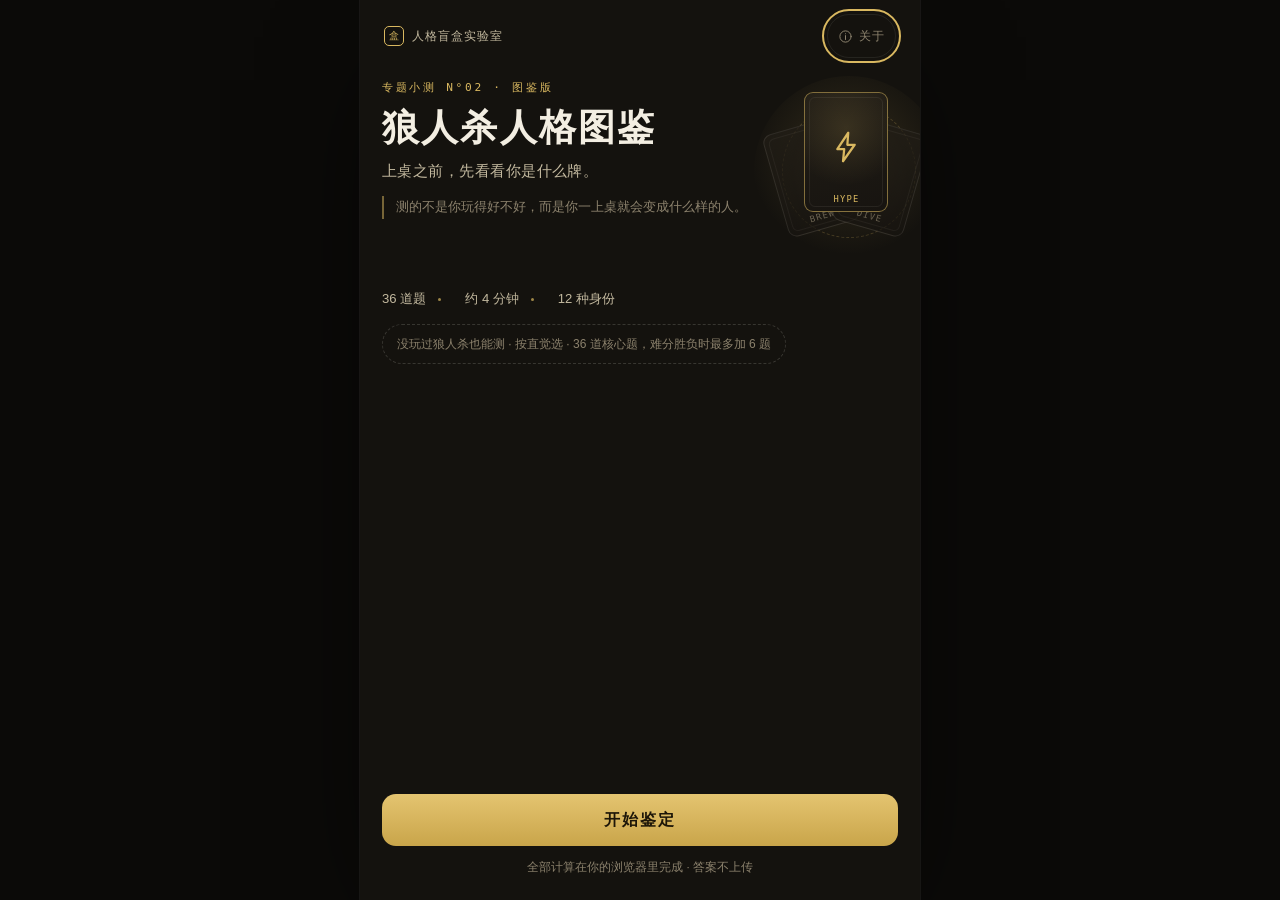
<file: index.html>
<!DOCTYPE html>
<html lang="zh-CN">
<head>
<meta charset="UTF-8">
<meta name="viewport" content="width=device-width, initial-scale=1, viewport-fit=cover">
<title>狼人杀人格图鉴 · 你上桌，是哪一种身份？</title>
<meta name="description" content="36 道核心题，难分胜负时最多加 6 道校准题，约 4 分钟测出你在牌桌上的身份人格：悍跳狼、倒钩狼、深水狼、预言家、守卫、整活玩家……没玩过狼人杀也能测。">
<meta name="theme-color" content="#14120E">
<meta property="og:title" content="狼人杀人格图鉴 · 你上桌，是哪一种身份？">
<meta property="og:description" content="36 道核心题 + 最多 6 道校准题，约 4 分钟，12 种身份。没玩过狼人杀也能测。">
<meta property="og:image" content="https://8-321.github.io/werewolf-persona/og.png">
<meta property="og:url" content="https://8-321.github.io/werewolf-persona/">
<meta name="twitter:card" content="summary_large_image">
<meta property="og:type" content="website">
<link rel="icon" href="data:image/svg+xml,%3Csvg xmlns='http://www.w3.org/2000/svg' viewBox='0 0 24 24'%3E%3Crect width='24' height='24' rx='5' fill='%2314120E'/%3E%3Cpath d='M13.5 2.5 6.2 13.4h4.6L10 21.5l7.8-11h-4.9l.6-8z' fill='none' stroke='%23D9B860' stroke-width='1.5'/%3E%3C/svg%3E">
<link rel="stylesheet" href="style.css">
</head>
<body>
<div id="app">

  <!-- ============ 01 封面 ============ -->
  <section class="screen cover active" id="screen-cover">
    <div class="wrap-pad">
      <div class="brand">
        <span class="l"><span class="mark" aria-hidden="true">盒</span><span id="cBrand">人格盲盒实验室</span></span>
        <button class="about-btn" type="button" id="btnAbout" data-act="about" aria-haspopup="dialog">
          <svg viewBox="0 0 24 24" aria-hidden="true"><circle cx="12" cy="12" r="9"/><path d="M12 10.6v6.2M12 7.6v.1"/></svg>
          <span>关于</span>
        </button>
      </div>

      <div class="cover-grid">
        <div class="cover-main">
          <div class="eyebrow" id="cEyebrow"></div>
          <h1 id="cTitle"></h1>
          <p class="sub" id="cSub"></p>
          <p class="lede" id="cLede"></p>
        </div>
        <div class="cover-side" aria-hidden="true">
          <div class="fan">
            <div class="moon"></div>
            <div class="fc f1"><span class="emb" id="fcBrew"></span><span class="nb">BREW</span></div>
            <div class="fc f3"><span class="emb" id="fcDive"></span><span class="nb">DIVE</span></div>
            <div class="fc f2"><span class="emb" id="fcHype"></span><span class="nb">HYPE</span></div>
          </div>
        </div>
      </div>

      <ul class="metas" id="cMetas"></ul>
      <p class="hint" id="cHint"></p>
      <div class="cta" id="cCta"></div>
      <p class="cnt" id="cCount"></p>
    </div>
  </section>

  <!-- ============ 02 答题（核心 36 + 校准 6） ============ -->
  <section class="screen" id="screen-quiz">
    <div class="wrap-pad">
      <header class="qhead">
        <button class="icirc" type="button" id="btnBack" data-act="back" aria-label="上一题">
          <svg viewBox="0 0 24 24" aria-hidden="true"><path d="M14.5 5.5 8 12l6.5 6.5"/></svg>
        </button>
        <div class="qmeta">
          <span class="qch" id="qChapter"></span>
          <span class="qnum"><b id="qNow">01</b><span class="slash">/</span><span id="qTotal">36</span></span>
        </div>
      </header>
      <div class="prog" id="progBar" role="progressbar" aria-valuemin="0" aria-valuemax="36" aria-valuenow="1" aria-label="答题进度"><i id="progFill"></i></div>
      <p class="sr" id="qLive" aria-live="polite" role="status"></p>
      <div id="qbox"></div>
      <footer class="qfoot"><span class="tip" id="qTip"></span></footer>
    </div>
  </section>

  <!-- ============ 03 章节过场 ============ -->
  <section class="screen" id="screen-chapter" data-act="ch-skip">
    <div class="chapter-card">
      <div class="ch-no" id="chNo"></div>
      <h2 id="chName"></h2>
      <p id="chDesc"></p>
      <button class="ch-skip" type="button" data-act="ch-skip">跳过</button>
    </div>
  </section>

  <!-- ============ 04 校准引导页 ============ -->
  <section class="screen" id="screen-calib">
    <div class="calib-card">
      <div class="calib-tag" id="calibKicker"></div>
      <h2 id="calibTitle"></h2>
      <p class="calib-lead" id="calibIntro"></p>
      <p class="calib-note" id="calibNote"></p>
      <button class="btn gold" type="button" id="calibStart" data-act="calib-start">开始加赛</button>
    </div>
  </section>

  <!-- ============ 05 生成中 ============ -->
  <section class="screen" id="screen-reveal">
    <div class="gen">
      <div class="halo"></div>
      <div class="gc"><span class="ring"></span><span class="emb" id="genEmb"></span></div>
      <h2 id="genTitle"></h2>
      <div class="rotor" id="rotor"></div>
    </div>
  </section>

  <!-- ============ 06 结果页 ============ -->
  <section class="screen" id="screen-result">
    <div class="wrap-pad">
      <div class="rhead sb" style="--l:0ms;--d:340ms">
        <button class="icirc" type="button" id="rBack" data-act="home" aria-label="返回封面">
          <svg viewBox="0 0 24 24" aria-hidden="true"><path d="M14.5 5.5 8 12l6.5 6.5"/></svg>
        </button>
        <button class="icirc gold" type="button" id="rShare" data-act="share" aria-label="分享">
          <svg viewBox="0 0 24 24" aria-hidden="true"><path d="M12 15.5V4.2M8.2 7.8 12 4l3.8 3.8M5.5 13.5v5.3h13v-5.3"/></svg>
        </button>
      </div>
      <div class="eyebrow2 sb" style="--l:70ms;--d:300ms" id="rEyebrow"></div>

      <div class="idcard sb" style="--l:110ms;--d:380ms">
        <div class="idtop">
          <div class="badge sb sb-scale" id="badgeWrap" style="--l:170ms;--d:420ms;--e:var(--ease-b)"></div>
          <div class="idname sb" id="rName" style="--l:290ms;--d:320ms"></div>
          <div class="idcode sb" id="rCode" style="--l:370ms;--d:300ms"></div>
          <div class="idmatch sb" id="rMatch" style="--l:440ms;--d:300ms"></div>
          <div class="idtags sb" id="rTags" style="--l:500ms;--d:240ms"></div>
        </div>
      </div>

      <div class="quote sb" id="rQuote" style="--l:580ms;--d:460ms"></div>
      <div class="rar sb" id="rRar" style="--l:680ms;--d:380ms">
        <span class="rk" id="rRank"></span>
        <div class="track"><div class="fill" id="rarFill"></div></div>
        <span class="pc" id="rPct"></span>
      </div>

      <div class="sect">
        <h3 class="sb" id="rWhy" style="--l:780ms;--d:360ms"></h3>
        <div class="sb" id="rParas" style="--l:840ms;--d:400ms"></div>
        <div class="weak sb" id="rWeak" style="--l:940ms;--d:400ms"></div>
      </div>

      <div class="sect">
        <h3 class="sb" id="rDimsTitle" style="--l:1000ms;--d:360ms"></h3>
        <div class="dims sb" id="rDims" style="--l:1020ms;--d:1ms"></div>
        <div class="sb" style="--l:1460ms;--d:1ms"><div class="camp" id="rCamp"></div></div>
        <div class="camplb sb" id="rCampLb" style="--l:1520ms;--d:300ms"></div>
      </div>

      <div class="sect">
        <h3 class="sb" id="rOtherTitle" style="--l:1600ms;--d:360ms"></h3>
        <div class="duo sb" id="rDuo" style="--l:1660ms;--d:340ms"></div>
      </div>

      <div class="sect">
        <h3 class="sb" id="rSocialTitle" style="--l:1740ms;--d:360ms"></h3>
        <div class="social sb" id="rSocial" style="--l:1800ms;--d:340ms"></div>
      </div>

      <div class="sect">
        <h3 class="sb" id="rContrastTitle" style="--l:1880ms;--d:360ms"></h3>
        <div class="contrast sb" id="rContrast" style="--l:1940ms;--d:400ms"></div>
      </div>

      <div class="sect">
        <h3 class="sb" id="rHookTitle" style="--l:2020ms;--d:360ms"></h3>
        <div class="hook sb" id="rHook" style="--l:2080ms;--d:340ms"></div>
      </div>

      <div class="sect">
        <h3 class="sb" id="rCapsTitle" style="--l:2160ms;--d:360ms"></h3>
        <div class="caps sb" id="rCaps" style="--l:2220ms;--d:340ms"></div>
      </div>

      <div class="racts sb" style="--l:2300ms;--d:340ms">
        <button class="btn gold" type="button" id="btnSave" data-act="save">保存结果卡</button>
        <div class="racts-row">
          <button class="btn ghost" type="button" id="btnShare" data-act="share">
            <svg viewBox="0 0 24 24" aria-hidden="true"><path d="M12 15.5V4.2M8.2 7.8 12 4l3.8 3.8M5.5 13.5v5.3h13v-5.3"/></svg>
            <span id="btnShareText">原生分享</span>
          </button>
          <button class="btn ghost" type="button" id="btnCopy" data-act="copy">
            <svg viewBox="0 0 24 24" aria-hidden="true"><path d="M9.6 14.4 14.4 9.6M11.5 6.6l1.9-1.9a3.4 3.4 0 0 1 4.8 4.8l-1.9 1.9M12.5 17.4l-1.9 1.9a3.4 3.4 0 0 1-4.8-4.8l1.9-1.9"/></svg>
            <span>复制链接</span>
          </button>
        </div>
        <button class="btn ghost" type="button" id="btnRetest" data-act="retest">再测一次</button>
        <button class="duo-entry" type="button" id="btnDuo" data-act="duo"></button>
      </div>

      <a class="more sb" id="crossLink" target="_blank" rel="noopener" style="--l:2380ms;--d:340ms"></a>
      <div class="disc sb" id="rDisc" style="--l:2440ms;--d:340ms"></div>
    </div>
  </section>

  <!-- 结果卡弹层 -->
  <div class="overlay" id="overlay" role="dialog" aria-modal="true" aria-label="结果卡预览" hidden>
    <img id="shareImg" alt="我的狼人杀人格结果卡">
    <div class="hint2" id="shareHint"></div>
    <div class="orow">
      <button class="btn gold" type="button" id="overlaySave" data-act="overlay-save">保存图片</button>
      <button class="btn ghost" type="button" id="overlayClose" data-act="overlay-close">返回</button>
    </div>
  </div>

  <!-- 关于 / 免责 -->
  <div class="modal" id="aboutModal" role="dialog" aria-modal="true" aria-labelledby="aboutTitle" hidden>
    <div class="modal-box">
      <h3 id="aboutTitle">关于与免责</h3>
      <div class="modal-body" id="aboutBody"></div>
      <button class="btn ghost" type="button" id="aboutClose" data-act="close-about">关闭</button>
    </div>
  </div>

  <div class="toast" id="toast" role="status" aria-live="polite"></div>
  <canvas id="shareCanvas" aria-hidden="true"></canvas>
</div>

<script src="data.js"></script>
<script src="app.js"></script>
</body>
</html>
</file>
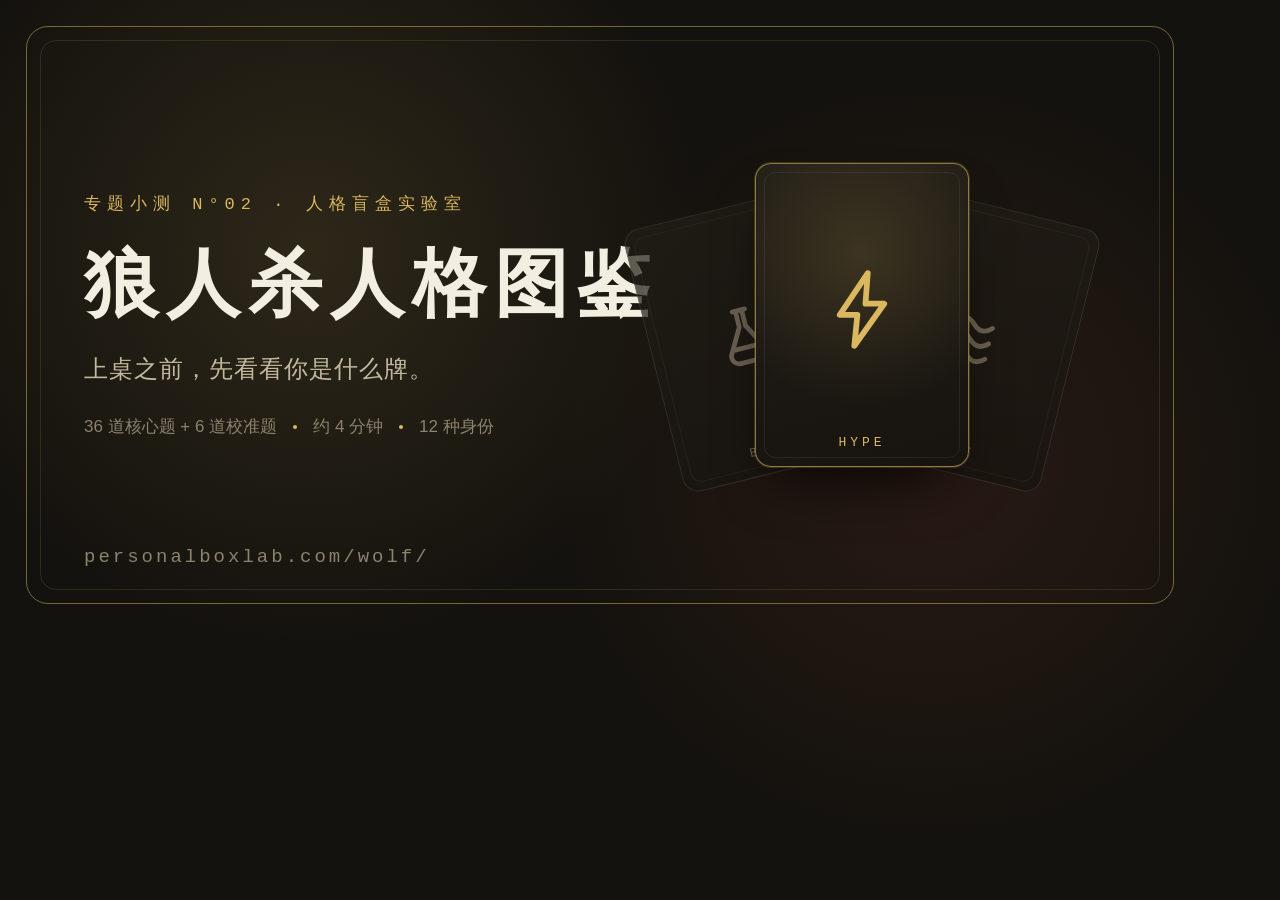
<file: og.html>
<!DOCTYPE html>
<html lang="zh-CN">
<head>
<meta charset="UTF-8">
<style>
  *{margin:0;padding:0;box-sizing:border-box}
  body{width:1200px;height:630px;overflow:hidden;background:#14120E;font-family:"Noto Sans SC",sans-serif;color:#F3EEE2;position:relative}
  .glow{position:absolute;left:-140px;top:-200px;width:900px;height:900px;border-radius:50%;background:radial-gradient(circle,rgba(217,184,96,.13),transparent 62%)}
  .glow2{position:absolute;right:-160px;bottom:-260px;width:860px;height:860px;border-radius:50%;background:radial-gradient(circle,rgba(194,84,62,.12),transparent 62%)}
  .frame{position:absolute;inset:26px;border:1.5px solid rgba(217,184,96,.5);border-radius:22px}
  .frame2{position:absolute;inset:40px;border:1px solid rgba(217,184,96,.14);border-radius:16px}
  .l{position:absolute;left:84px;top:50%;transform:translateY(-50%);width:620px}
  .eyebrow{font-family:ui-monospace,Consolas,monospace;font-size:17px;letter-spacing:6px;color:#D9B860}
  h1{font-family:"Noto Serif SC",serif;font-size:74px;font-weight:700;letter-spacing:8px;margin-top:20px}
  .sub{font-size:24px;color:#C2B89E;margin-top:18px;letter-spacing:1px}
  .metas{display:flex;gap:16px;margin-top:30px;font-size:17px;color:#8C826D}
  .metas i{width:4px;height:4px;border-radius:50%;background:#D9B860;align-self:center}
  .domain{position:absolute;left:84px;bottom:62px;font-family:ui-monospace,Consolas,monospace;font-size:19px;letter-spacing:3px;color:#8C826D}
  .r{position:absolute;right:118px;top:50%;transform:translateY(-50%);width:440px;height:350px}
  .fc{position:absolute;left:50%;top:50%;width:190px;height:270px;margin:-135px 0 0 -95px;border-radius:16px;background:linear-gradient(165deg,#221E17,#171410);border:1px solid rgba(243,238,226,.14)}
  .fc::before{content:"";position:absolute;inset:8px;border-radius:11px;border:1px solid rgba(243,238,226,.07)}
  .fc .emb{position:absolute;left:50%;top:50%;transform:translate(-50%,-56%);width:76px;height:76px}
  .fc .nb{position:absolute;left:50%;bottom:16px;transform:translateX(-50%);font-family:ui-monospace,Consolas,monospace;font-size:13px;letter-spacing:4px;color:#8C826D}
  .f1{transform:translate(-116px,26px) rotate(-14deg);opacity:.7}
  .f3{transform:translate(116px,26px) rotate(14deg);opacity:.7}
  .f2{z-index:3;width:214px;height:304px;margin:-152px 0 0 -107px;border-color:rgba(217,184,96,.6);box-shadow:0 0 0 1px rgba(217,184,96,.2),0 30px 60px -24px rgba(0,0,0,.95)}
  .f2 .emb{width:92px;height:92px}
  .f2 .nb{color:#D9B860}
  .f2::after{content:"";position:absolute;inset:0;border-radius:16px;background:radial-gradient(circle at 50% 30%,rgba(217,184,96,.16),transparent 64%)}
  svg{width:100%;height:100%;display:block}
</style>
</head>
<body>
  <div class="glow"></div><div class="glow2"></div>
  <div class="frame"></div><div class="frame2"></div>
  <div class="l">
    <div class="eyebrow">专题小测 N°02 · 人格盲盒实验室</div>
    <h1>狼人杀人格图鉴</h1>
    <div class="sub">上桌之前，先看看你是什么牌。</div>
    <div class="metas"><span>36 道核心题 + 6 道校准题</span><i></i><span>约 4 分钟</span><i></i><span>12 种身份</span></div>
  </div>
  <div class="domain">personalboxlab.com/wolf/</div>
  <div class="r">
    <div class="fc f1"><span class="emb"><svg viewBox="0 0 24 24" fill="none"><path d="M10 3.5h4M11 3.5v5.2l-4.4 7.8a2.4 2.4 0 0 0 2.1 3.5h6.6a2.4 2.4 0 0 0 2.1-3.5L13 8.7V3.5M8 15.4h8" stroke="#8C826D" stroke-width="1.5" stroke-linecap="round" stroke-linejoin="round"/></svg></span><span class="nb">BREW</span></div>
    <div class="fc f3"><span class="emb"><svg viewBox="0 0 24 24" fill="none"><path d="M3.5 8.5c2-2 4-2 6 0s4 2 6 0M3.5 13.5c2-2 4-2 6 0s4 2 6 0M3.5 18.5c2-2 4-2 6 0s4 2 6 0" stroke="#8C826D" stroke-width="1.5" stroke-linecap="round"/></svg></span><span class="nb">DIVE</span></div>
    <div class="fc f2"><span class="emb"><svg viewBox="0 0 24 24" fill="none"><path d="M13.5 2.5 6.2 13.4h4.6L10 21.5l7.8-11h-4.9l.6-8z" stroke="#D9B860" stroke-width="1.5" stroke-linejoin="round"/></svg></span><span class="nb">HYPE</span></div>
  </div>
</body>
</html>
</file>
<file: style.css>
/* ============================================================
 * 狼人杀人格图鉴 v2.0 · style.css
 * 深空黑 / 古铜金｜零位图｜动效只用 transform 与 opacity
 * 字号以 rem 为主（html font-size:100%），支持系统字号放大
 * ============================================================ */
:root{
  --bg:#14120E; --bg-2:#1C1914; --card:#211D17;
  --ink:#F3EEE2; --ink-2:#C2B89E; --ink-3:#8C826D;
  --gold:#D9B860; --gold-deep:#A8872F;
  --hair:rgba(243,238,226,.08); --hair-2:rgba(243,238,226,.16);
  --red:#C2543E;
  --ease-a:cubic-bezier(0.2,0,0,1); --ease-b:cubic-bezier(0.34,1.56,0.64,1);
  --ease-c:cubic-bezier(0.22,1,0.36,1); --ease-f:cubic-bezier(0.33,1,0.68,1);
  --serif:"Noto Serif SC","Source Han Serif SC","Songti SC","SimSun",serif;
  --sans:"Noto Sans SC","PingFang SC","HarmonyOS Sans SC","Microsoft YaHei",sans-serif;
  --mono:ui-monospace,"SF Mono",Consolas,monospace;
}
*{margin:0;padding:0;box-sizing:border-box;-webkit-font-smoothing:antialiased;-webkit-tap-highlight-color:transparent}
html{font-size:100%}
html,body{height:100%}
body{background:#0B0A08;color:var(--ink);font-family:var(--sans);overflow-x:hidden}
[hidden]{display:none!important}
#app{max-width:560px;margin:0 auto;min-height:100vh;min-height:100dvh;background:var(--bg);position:relative;display:flex;flex-direction:column;overflow:hidden}
@media (min-width:600px){#app{box-shadow:0 0 0 1px rgba(243,238,226,.06),0 40px 120px -40px rgba(0,0,0,.9)}}
.screen{display:none;flex:1;flex-direction:column;position:relative}
.screen.active{display:flex}
.wrap-pad{padding:0 22px;display:flex;flex-direction:column;flex:1}
button{font-family:inherit;color:inherit;background:none;border:none;cursor:pointer;font-size:1rem}
.sr{position:absolute;width:1px;height:1px;overflow:hidden;clip:rect(0 0 0 0);white-space:nowrap}

/* ---------- 焦点可见 ---------- */
:focus{outline:none}
:focus-visible{outline:2px solid var(--gold);outline-offset:3px;border-radius:8px}
.opt:focus-visible{outline-offset:2px}

/* ---------- 通用按钮（触控最小 44px） ---------- */
.btn{display:flex;align-items:center;justify-content:center;gap:8px;min-height:52px;padding:10px 16px;border-radius:14px;
  font-size:1rem;letter-spacing:2px;font-weight:600;user-select:none;width:100%;
  transition:transform 100ms var(--ease-a),opacity 200ms var(--ease-a)}
.btn svg{width:18px;height:18px;flex:none;stroke:currentColor;stroke-width:1.6;fill:none;stroke-linecap:round;stroke-linejoin:round}
.btn:active{transform:scale(.97)}
.btn.gold{background:linear-gradient(180deg,#E4C470,#C9A54A);color:#1D1608}
.btn.ghost{border:1px solid var(--hair-2);color:var(--ink);background:transparent}
.btn[disabled]{opacity:.4;pointer-events:none}
.icirc{width:44px;height:44px;border-radius:50%;border:1px solid var(--hair-2);display:grid;place-items:center;color:var(--ink-2);flex:none;
  transition:transform 100ms var(--ease-a),background 200ms var(--ease-a)}
.icirc svg{width:20px;height:20px;fill:none;stroke:currentColor;stroke-width:1.6;stroke-linecap:round;stroke-linejoin:round}
.icirc.gold{color:var(--gold);border-color:rgba(217,184,96,.4)}
.icirc:active{transform:scale(.92);background:rgba(243,238,226,.06)}
.icirc[disabled]{opacity:.35;pointer-events:none}

/* ---------- 01 封面（杂志图鉴式非对称） ---------- */
.brand{display:flex;align-items:center;justify-content:space-between;padding:14px 2px 0;gap:10px}
.brand .l{display:flex;align-items:center;gap:8px;font-size:.75rem;color:var(--ink-2);letter-spacing:1px}
.brand .mark{width:20px;height:20px;border:1.2px solid var(--gold);border-radius:5px;display:grid;place-items:center;color:var(--gold);font-size:.65rem;font-family:var(--serif)}
.about-btn{display:flex;align-items:center;gap:6px;min-height:44px;padding:0 10px;border:1px solid var(--hair);border-radius:999px;color:var(--ink-3);font-size:.75rem;letter-spacing:1px}
.about-btn svg{width:15px;height:15px;fill:none;stroke:currentColor;stroke-width:1.6;stroke-linecap:round}
.about-btn:active{background:rgba(243,238,226,.05)}

.cover-grid{display:grid;grid-template-columns:1fr 116px;gap:10px;align-items:start;margin-top:22px}
.eyebrow{font-family:var(--mono);font-size:.7rem;letter-spacing:.24em;color:var(--gold)}
.cover h1{font-family:var(--serif);font-size:2.1rem;line-height:1.26;font-weight:700;margin-top:10px;letter-spacing:.06em}
.cover .sub{color:var(--ink-2);font-size:.95rem;margin-top:10px;letter-spacing:.03em}
.cover .lede{margin-top:14px;padding-left:12px;border-left:2px solid rgba(217,184,96,.5);color:var(--ink-3);font-size:.82rem;line-height:1.7}
.cover-side{padding-top:4px;margin-right:-8px}
.fan{position:relative;height:186px}
.fan .moon{position:absolute;left:54%;top:-8px;transform:translateX(-50%);width:190px;height:190px;border-radius:50%;
  background:radial-gradient(circle at 50% 42%,rgba(217,184,96,.16),rgba(217,184,96,.05) 46%,transparent 68%);
  animation:breathe 2600ms ease-in-out infinite}
.fan .moon::after{content:"";position:absolute;left:50%;top:50%;transform:translate(-50%,-50%);width:132px;height:132px;border-radius:50%;border:1px dashed rgba(217,184,96,.22)}
@keyframes breathe{0%,100%{transform:translateX(-50%) scale(1);opacity:.9}50%{transform:translateX(-50%) scale(1.05);opacity:1}}
.fc{position:absolute;left:52%;top:16px;width:74px;height:106px;margin-left:-37px;border-radius:9px;
  background:linear-gradient(165deg,#221E17,#171410);border:1px solid rgba(243,238,226,.14)}
.fc::before{content:"";position:absolute;inset:4px;border-radius:6px;border:1px solid rgba(243,238,226,.07)}
.fc .emb{position:absolute;left:50%;top:46%;transform:translate(-50%,-50%);width:30px;height:30px;color:var(--ink-2)}
.fc .emb svg{width:100%;height:100%;display:block}
.fc .nb{position:absolute;left:0;right:0;bottom:7px;text-align:center;font-family:var(--mono);font-size:.55rem;letter-spacing:.14em;color:var(--ink-3)}
.fc.f1{transform:rotate(-16deg) translateX(-40px) translateY(14px);opacity:.7}
.fc.f3{transform:rotate(16deg) translateX(40px) translateY(14px);opacity:.7}
.fc.f2{z-index:3;width:84px;height:120px;margin-left:-42px;top:8px;border-color:rgba(217,184,96,.55)}
.fc.f2 .emb{color:var(--gold);width:36px;height:36px}
.fc.f2 .nb{color:var(--gold)}
.fc.f2::after{content:"";position:absolute;inset:0;border-radius:9px;background:radial-gradient(circle at 50% 30%,rgba(217,184,96,.14),transparent 62%)}

.metas{list-style:none;display:flex;flex-wrap:wrap;align-items:center;gap:8px 12px;margin-top:20px;color:var(--ink-2);font-size:.82rem}
.metas li{display:flex;align-items:center;gap:12px}
.metas li+li::before{content:"";width:3px;height:3px;border-radius:50%;background:var(--gold);opacity:.7;display:inline-block;margin-right:12px}
.metas li:first-child::before{display:none}
.hint{margin-top:16px;color:var(--ink-3);font-size:.75rem;line-height:1.7;border:1px dashed rgba(243,238,226,.16);border-radius:999px;padding:9px 14px;width:fit-content}
.cover .cta{margin-top:auto;padding:24px 0 0}
.resume-row{margin-top:10px}
.cnt{margin-top:12px;color:var(--ink-3);font-size:.72rem;line-height:1.7;text-align:center;padding-bottom:calc(22px + env(safe-area-inset-bottom))}
.cnt .lc{display:block;margin-top:4px;color:var(--ink-2)}

/* ---------- 02 答题 ---------- */
.qhead{display:flex;align-items:center;justify-content:space-between;gap:10px;padding:14px 0 0}
.qmeta{display:flex;flex-direction:column;align-items:flex-end;gap:3px}
.qch{font-size:.72rem;color:var(--ink-3);letter-spacing:.08em}
.qnum{font-family:var(--mono);font-size:.8rem;letter-spacing:.1em;color:var(--ink-3);display:flex;align-items:baseline;gap:4px}
.qnum b{color:var(--gold);font-size:1rem}
.qnum .slash{opacity:.5}
.prog{margin-top:12px;height:4px;border-radius:2px;background:rgba(243,238,226,.14);overflow:hidden}
.prog i{display:block;height:100%;width:100%;border-radius:2px;background:linear-gradient(90deg,var(--gold-deep),var(--gold));
  transform:scaleX(0);transform-origin:left center;transition:transform 320ms var(--ease-c)}
.qlabel{margin-top:22px;font-size:.72rem;color:var(--gold);letter-spacing:.16em;font-family:var(--mono)}
.qtext{font-family:var(--serif);font-size:1.35rem;line-height:1.55;font-weight:600;margin-top:10px;letter-spacing:.02em}
.opts{margin-top:18px;display:flex;flex-direction:column;gap:12px}
.opt{display:flex;gap:12px;align-items:flex-start;min-height:58px;padding:13px 14px;border:1px solid rgba(243,238,226,.10);
  border-radius:12px;background:var(--bg-2);position:relative;
  transition:transform 100ms var(--ease-a),border-color 180ms var(--ease-a),background 180ms var(--ease-a)}
.opt:active{transform:scale(.985)}
.opt .lt{flex:none;width:24px;height:24px;border-radius:50%;border:1px solid var(--hair-2);display:grid;place-items:center;
  font-size:.72rem;font-family:var(--mono);color:var(--ink-2);margin-top:2px;
  transition:background 160ms var(--ease-a),color 160ms var(--ease-a),border-color 160ms var(--ease-a)}
.opt .tx{font-size:.92rem;line-height:1.62;color:#CBC1A8;transition:color 180ms var(--ease-a)}
.opt.sel{border-color:rgba(217,184,96,.7);background:rgba(217,184,96,.08)}
.opt.sel .lt{border-color:var(--gold);color:#1D1608;background:var(--gold);font-weight:700}
.opt.sel .tx{color:var(--ink)}
.qfoot{margin-top:auto;padding:16px 0 calc(20px + env(safe-area-inset-bottom));display:flex;justify-content:center}
.qfoot .tip{color:var(--ink-3);font-size:.72rem;letter-spacing:.06em}

@keyframes qin{from{opacity:0;transform:translateY(12px)}to{opacity:1;transform:none}}
@keyframes qout-up{to{opacity:0;transform:translateY(-14px)}}
@keyframes qout-down{to{opacity:0;transform:translateY(14px)}}
.qgroup{animation:qin 300ms var(--ease-f) both}
.qgroup.qout-up{animation:qout-up 170ms var(--ease-a) both}
.qgroup.qout-down{animation:qout-down 170ms var(--ease-a) both}
.qgroup .opt{animation:qin 260ms var(--ease-f) both}
.qgroup .opt:nth-child(1){animation-delay:40ms}
.qgroup .opt:nth-child(2){animation-delay:80ms}
.qgroup .opt:nth-child(3){animation-delay:120ms}
.qgroup .opt:nth-child(4){animation-delay:160ms}

/* ---------- 03 章节过场 ---------- */
#screen-chapter,#screen-calib{justify-content:center}
#screen-chapter .chapter-card,#screen-calib .calib-card{margin:auto 0}
.chapter-card{padding:0 26px;text-align:left;animation:qin 420ms var(--ease-f) both}
.ch-no{font-family:var(--mono);font-size:.72rem;letter-spacing:.24em;color:var(--gold)}
.chapter-card h2{font-family:var(--serif);font-size:1.9rem;font-weight:700;letter-spacing:.08em;margin-top:10px}
.chapter-card p{margin-top:12px;color:var(--ink-2);font-size:.9rem;line-height:1.8}
.ch-skip{margin-top:22px;min-height:44px;padding:0 4px;color:var(--ink-3);font-size:.78rem;letter-spacing:.1em}

/* ---------- 04 校准引导页 ---------- */
.calib-card{padding:0 24px;animation:qin 420ms var(--ease-f) both}
.calib-tag{display:inline-block;font-family:var(--mono);font-size:.72rem;letter-spacing:.24em;color:var(--gold);
  border:1px solid rgba(217,184,96,.4);border-radius:999px;padding:6px 12px}
.calib-card h2{font-family:var(--serif);font-size:1.8rem;font-weight:700;letter-spacing:.06em;margin-top:14px}
.calib-lead{margin-top:12px;color:var(--ink-2);font-size:.95rem;line-height:1.8}
.calib-note{margin-top:8px;color:var(--ink-3);font-size:.78rem;line-height:1.7}
.calib-card .btn{margin-top:26px}

/* ---------- 05 生成中 ---------- */
.gen{flex:1;display:flex;flex-direction:column;align-items:center;justify-content:center;position:relative;padding-bottom:40px}
.gen .halo{position:absolute;width:320px;height:320px;border-radius:50%;background:radial-gradient(circle,rgba(217,184,96,.10),transparent 62%);animation:breathe2 2600ms ease-in-out infinite}
@keyframes breathe2{0%,100%{transform:scale(1);opacity:.9}50%{transform:scale(1.06);opacity:1}}
.gc{position:relative;width:126px;height:178px;border-radius:14px;background:linear-gradient(170deg,#262117,#15120D);
  border:1px solid rgba(217,184,96,.5);animation:flap 1500ms var(--ease-c) infinite}
@keyframes flap{0%,100%{transform:rotate(-7deg)}50%{transform:rotate(3deg)}}
.gc::before{content:"";position:absolute;inset:6px;border-radius:9px;border:1px solid rgba(217,184,96,.2)}
.gc .ring{position:absolute;inset:-16px;border-radius:20px;border:1px dashed rgba(217,184,96,.35);animation:ringspin 3400ms linear infinite}
@keyframes ringspin{to{transform:rotate(360deg)}}
.gc .emb{position:absolute;left:50%;top:50%;transform:translate(-50%,-50%);width:48px;height:48px;color:var(--gold)}
.gc .emb svg{width:100%;height:100%;display:block}
.gen h2{font-family:var(--serif);font-size:1.25rem;letter-spacing:.18em;margin-top:52px;font-weight:600}
.rotor{position:relative;height:22px;width:min(320px,86%);margin-top:14px}
.rotor span{position:absolute;left:0;right:0;text-align:center;font-size:.78rem;color:var(--ink-3);opacity:0;animation:rot 2900ms var(--ease-a) infinite}
.rotor span:nth-child(1){animation-delay:0ms}
.rotor span:nth-child(2){animation-delay:725ms}
.rotor span:nth-child(3){animation-delay:1450ms}
.rotor span:nth-child(4){animation-delay:2175ms}
@keyframes rot{0%{opacity:0;transform:translateY(6px)}8%{opacity:.95;transform:none}28%{opacity:.95;transform:none}38%{opacity:0;transform:translateY(-6px)}100%{opacity:0}}

/* ---------- 06 结果页 ---------- */
.rhead{display:flex;align-items:center;justify-content:space-between;padding:14px 0 0}
.eyebrow2{margin:16px 0 10px;font-family:var(--mono);font-size:.7rem;letter-spacing:.28em;color:var(--gold)}
.idcard{--tc:194,84,62;--tcl:#E58A73;position:relative;border-radius:18px;padding:22px 20px 20px;
  background:linear-gradient(178deg,rgba(var(--tc),.16),rgba(33,29,23,.92) 46%),var(--card);
  border:1px solid rgba(243,238,226,.1);overflow:hidden}
.idcard::before{content:"";position:absolute;inset:6px;border-radius:13px;border:1px solid rgba(var(--tc),.4);pointer-events:none}
.idcard::after{content:"";position:absolute;top:0;left:0;right:0;height:120px;background:radial-gradient(60% 90% at 50% 0%,rgba(var(--tc),.28),transparent 70%);pointer-events:none}
.idtop{display:flex;flex-direction:column;align-items:center;position:relative;z-index:2}
.badge{width:74px;height:74px;border-radius:50%;border:1.4px solid rgba(var(--tc),.75);display:grid;place-items:center;color:var(--tcl);
  background:radial-gradient(circle at 50% 32%,rgba(var(--tc),.25),transparent 70%)}
.badge svg{width:34px;height:34px}
.idname{font-family:var(--serif);font-size:2rem;font-weight:700;letter-spacing:.16em;margin-top:12px;text-indent:.16em}
.idcode{font-family:var(--mono);font-size:.72rem;letter-spacing:.36em;color:var(--ink-3);margin-top:6px;text-indent:.36em}
.idmatch{font-size:.78rem;color:var(--gold);margin-top:8px;letter-spacing:.08em}
.idtags{display:flex;gap:8px;margin-top:14px;flex-wrap:wrap;justify-content:center}
.idtags span{font-size:.72rem;color:var(--ink-2);border:1px solid var(--hair-2);border-radius:999px;padding:4px 11px}
.quote{font-family:var(--serif);font-size:1.2rem;line-height:1.75;text-align:center;margin:18px 4px 0;color:var(--ink);letter-spacing:.03em}
.rar{margin:14px 2px 0;display:flex;align-items:center;gap:9px;color:var(--ink-3);font-size:.75rem;flex-wrap:wrap}
.rar .track{flex:1;min-width:60px;height:4px;border-radius:2px;background:rgba(243,238,226,.16);overflow:hidden}
.rar .fill{height:100%;width:100%;border-radius:2px;background:linear-gradient(90deg,rgba(217,184,96,.25),var(--gold));
  transform:scaleX(0);transform-origin:left center;transition:transform 620ms var(--ease-c)}
.rar .rk{color:var(--ink-2)}
.rar .pc{color:var(--gold)}
.sect{margin-top:24px}
.sect h3{font-size:.78rem;color:var(--ink-3);letter-spacing:.2em;font-family:var(--mono);display:flex;align-items:center;gap:10px}
.sect h3::after{content:"";flex:1;height:1px;background:var(--hair)}
.sect p{font-size:.9rem;line-height:1.85;color:var(--ink-2);margin-top:12px}
.weak{margin-top:14px;border-radius:14px;border:1px solid rgba(194,84,62,.42);background:linear-gradient(180deg,rgba(194,84,62,.13),rgba(194,84,62,.05));padding:14px 15px}
.weak .w1{font-size:.72rem;letter-spacing:.18em;color:#E58A73;font-family:var(--mono)}
.weak .w2{font-size:.88rem;line-height:1.8;color:var(--ink-2);margin-top:8px}
.dims{margin-top:14px;display:flex;flex-direction:column;gap:14px}
.dim{display:flex;flex-direction:column;gap:6px}
.dim .dh{display:flex;align-items:baseline;justify-content:space-between;gap:10px;font-size:.85rem;color:var(--ink-2)}
.dim .lb{letter-spacing:.08em}
.dim .vv{font-family:var(--mono);font-size:.85rem;color:var(--ink)}
.dim .track{height:6px;border-radius:3px;background:rgba(243,238,226,.16);overflow:hidden}
.dim .fill{height:100%;width:100%;border-radius:3px;background:linear-gradient(90deg,var(--gold-deep),var(--gold));
  transform:scaleX(0);transform-origin:left center;transition:transform 700ms var(--ease-c)}
.dim .dn{font-size:.72rem;color:var(--ink-3);line-height:1.6}
.camp{margin-top:16px;display:flex;height:8px;border-radius:4px;overflow:hidden;gap:2px;transform:scaleX(0);transform-origin:left center;transition:transform 560ms var(--ease-c)}
.camp.on{transform:scaleX(1)}
.camp i{height:100%}
.camp .c1{background:#C2543E}.camp .c2{background:#5B7FC7}.camp .c3{background:#8FA85E}
.camplb{display:flex;justify-content:space-between;gap:10px;margin-top:8px;font-size:.72rem;color:var(--ink-3);flex-wrap:wrap}
.camplb b{color:var(--ink-2);font-weight:600}
.duo{margin-top:14px;display:flex;gap:10px;flex-wrap:wrap}
.duo .dc{flex:1 1 140px;border:1px solid var(--hair);border-radius:12px;background:var(--bg-2);padding:12px 13px}
.duo .dc .t{font-size:.7rem;color:var(--ink-3);letter-spacing:.1em}
.duo .dc .v{font-size:.88rem;color:var(--ink);margin-top:6px;display:flex;align-items:center;gap:7px;flex-wrap:wrap}
.duo .dc .v .dot{width:8px;height:8px;border-radius:2px;flex:none}
.duo .dc .v .sep{color:var(--ink-3)}
.social p{font-size:.9rem;line-height:1.85;color:var(--ink-2)}
.contrast{margin-top:14px;border:1px solid rgba(217,184,96,.34);border-radius:14px;background:linear-gradient(180deg,rgba(217,184,96,.08),rgba(33,29,23,.6));padding:16px 15px}
.contrast .cb{display:flex;flex-direction:column;gap:12px}
.contrast .cl{border-left:2px solid rgba(243,238,226,.22);padding-left:12px}
.contrast .cl.real{border-left-color:var(--gold)}
.contrast .k{display:block;font-family:var(--mono);font-size:.7rem;letter-spacing:.18em;color:var(--ink-3)}
.contrast .cl.real .k{color:var(--gold)}
.contrast p{font-family:var(--serif);font-size:1rem;line-height:1.7;color:var(--ink);margin-top:6px}
.csnap{margin-top:12px;font-size:.7rem;color:var(--ink-3);letter-spacing:.04em}
.hook{padding:14px 15px;border-radius:12px;background:var(--bg-2);border:1px solid var(--hair)}
.hook p{font-size:.92rem;line-height:1.8;color:var(--ink);margin-top:0}
.caps{margin-top:14px;display:flex;flex-direction:column;gap:9px}
.cap{display:flex;align-items:center;justify-content:space-between;gap:12px;min-height:52px;padding:12px 14px;border-radius:12px;
  border:1px solid var(--hair);background:var(--bg-2);text-align:left;color:var(--ink-2);font-size:.86rem;line-height:1.6}
.cap svg{width:16px;height:16px;flex:none;fill:none;stroke:var(--ink-3);stroke-width:1.5;stroke-linecap:round;stroke-linejoin:round}
.cap:active{background:rgba(243,238,226,.05)}
.racts{padding:22px 0 10px;display:flex;flex-direction:column;gap:10px}
.racts-row{display:flex;gap:10px}
.duo-entry{min-height:44px;color:var(--ink-3);font-size:.75rem;letter-spacing:.08em;border:1px dashed rgba(243,238,226,.16);border-radius:12px}
.more{text-align:center;font-size:.75rem;color:var(--ink-3);padding-bottom:10px;display:block;text-decoration:none}
.more u{text-decoration-color:rgba(217,184,96,.5);text-underline-offset:3px;color:var(--gold)}
.disc{font-size:.68rem;line-height:1.8;color:rgba(140,130,109,.9);text-align:center;padding-bottom:calc(24px + env(safe-area-inset-bottom))}

/* 结果页 storyboard */
.sb{opacity:0}
.playing .sb{animation-duration:var(--d,380ms);animation-timing-function:var(--e,var(--ease-f));animation-delay:var(--l,0ms);animation-fill-mode:both;animation-name:sbfade}
@keyframes sbfade{from{opacity:0;transform:translateY(12px)}to{opacity:1;transform:none}}
.playing .sb-scale{animation-name:sbscale}
@keyframes sbscale{0%{opacity:0;transform:scale(.6)}55%{opacity:1;transform:scale(1.08)}100%{opacity:1;transform:scale(1)}}
.instant .sb{animation:none!important;opacity:1!important;transform:none!important}
.instant .rar .fill,.instant .dim .fill,.instant .camp,.instant .prog i{transition:none!important}

/* ---------- 结果卡弹层 / 关于弹层 ---------- */
.overlay{position:fixed;inset:0;background:rgba(11,10,8,.94);display:flex;align-items:center;justify-content:center;z-index:50;
  padding:24px;flex-direction:column;gap:16px}
.overlay img{width:min(78vw,330px);border-radius:12px;animation:cardin 420ms var(--ease-c) both}
@keyframes cardin{from{opacity:0;transform:scale(.94)}to{opacity:1;transform:scale(1)}}
.overlay .hint2{color:var(--ink-2);font-size:.8rem;letter-spacing:.04em;text-align:center}
.overlay .orow{display:flex;gap:12px;width:min(78vw,330px)}
.modal{position:fixed;inset:0;background:rgba(11,10,8,.9);display:flex;align-items:center;justify-content:center;z-index:60;padding:24px}
.modal-box{width:100%;max-width:420px;max-height:80vh;overflow:auto;background:var(--card);border:1px solid var(--hair-2);border-radius:16px;padding:20px 18px;
  animation:cardin 300ms var(--ease-c) both}
.modal-box h3{font-family:var(--serif);font-size:1.05rem;letter-spacing:.12em;color:var(--ink)}
.modal-body{margin-top:12px;display:flex;flex-direction:column;gap:10px}
.modal-body p{font-size:.85rem;line-height:1.85;color:var(--ink-2)}
.modal-body b{color:var(--ink)}
.modal-body .disc2{font-size:.72rem;color:var(--ink-3);border-top:1px solid var(--hair);padding-top:10px}
.modal-box .btn{margin-top:16px}
.toast{position:fixed;left:50%;bottom:calc(56px + env(safe-area-inset-bottom));transform:translateX(-50%) translateY(8px);
  background:#F3EEE2;color:#1D1608;font-size:.8rem;padding:10px 18px;border-radius:999px;opacity:0;pointer-events:none;
  transition:opacity 240ms var(--ease-a),transform 240ms var(--ease-a);z-index:70;max-width:86vw;text-align:center}
.toast.show{opacity:1;transform:translateX(-50%) translateY(0)}

/* 分享卡画布（离屏） */
#shareCanvas{position:absolute;left:-9999px;top:0;width:1080px;height:1440px}

/* ---------- 大字号（系统字体放大 / 200% 缩放）不破版 ---------- */
@media (max-width:360px){
  .cover h1{font-size:1.85rem}
  .cover-grid{grid-template-columns:1fr 92px}
  .idname{font-size:1.75rem}
}
@media (min-width:600px){
  .qtext{font-size:1.45rem}
  .cover h1{font-size:2.3rem}
}

/* ---------- reduced motion ---------- */
@media (prefers-reduced-motion: reduce){
  *,*::before,*::after{animation-duration:.001ms!important;animation-iteration-count:1!important;transition-duration:.001ms!important}
  .sb,.qgroup,.qgroup .opt,.overlay img,.modal-box{opacity:1!important;transform:none!important}
  .playing .sb{animation:none!important}
  .gen .halo,.gc,.gc .ring,.rotor span,.fan .moon{animation:none!important}
  .rotor span{display:none}
  .rotor span:first-child{display:block;opacity:.9;position:relative}
}
</file>
